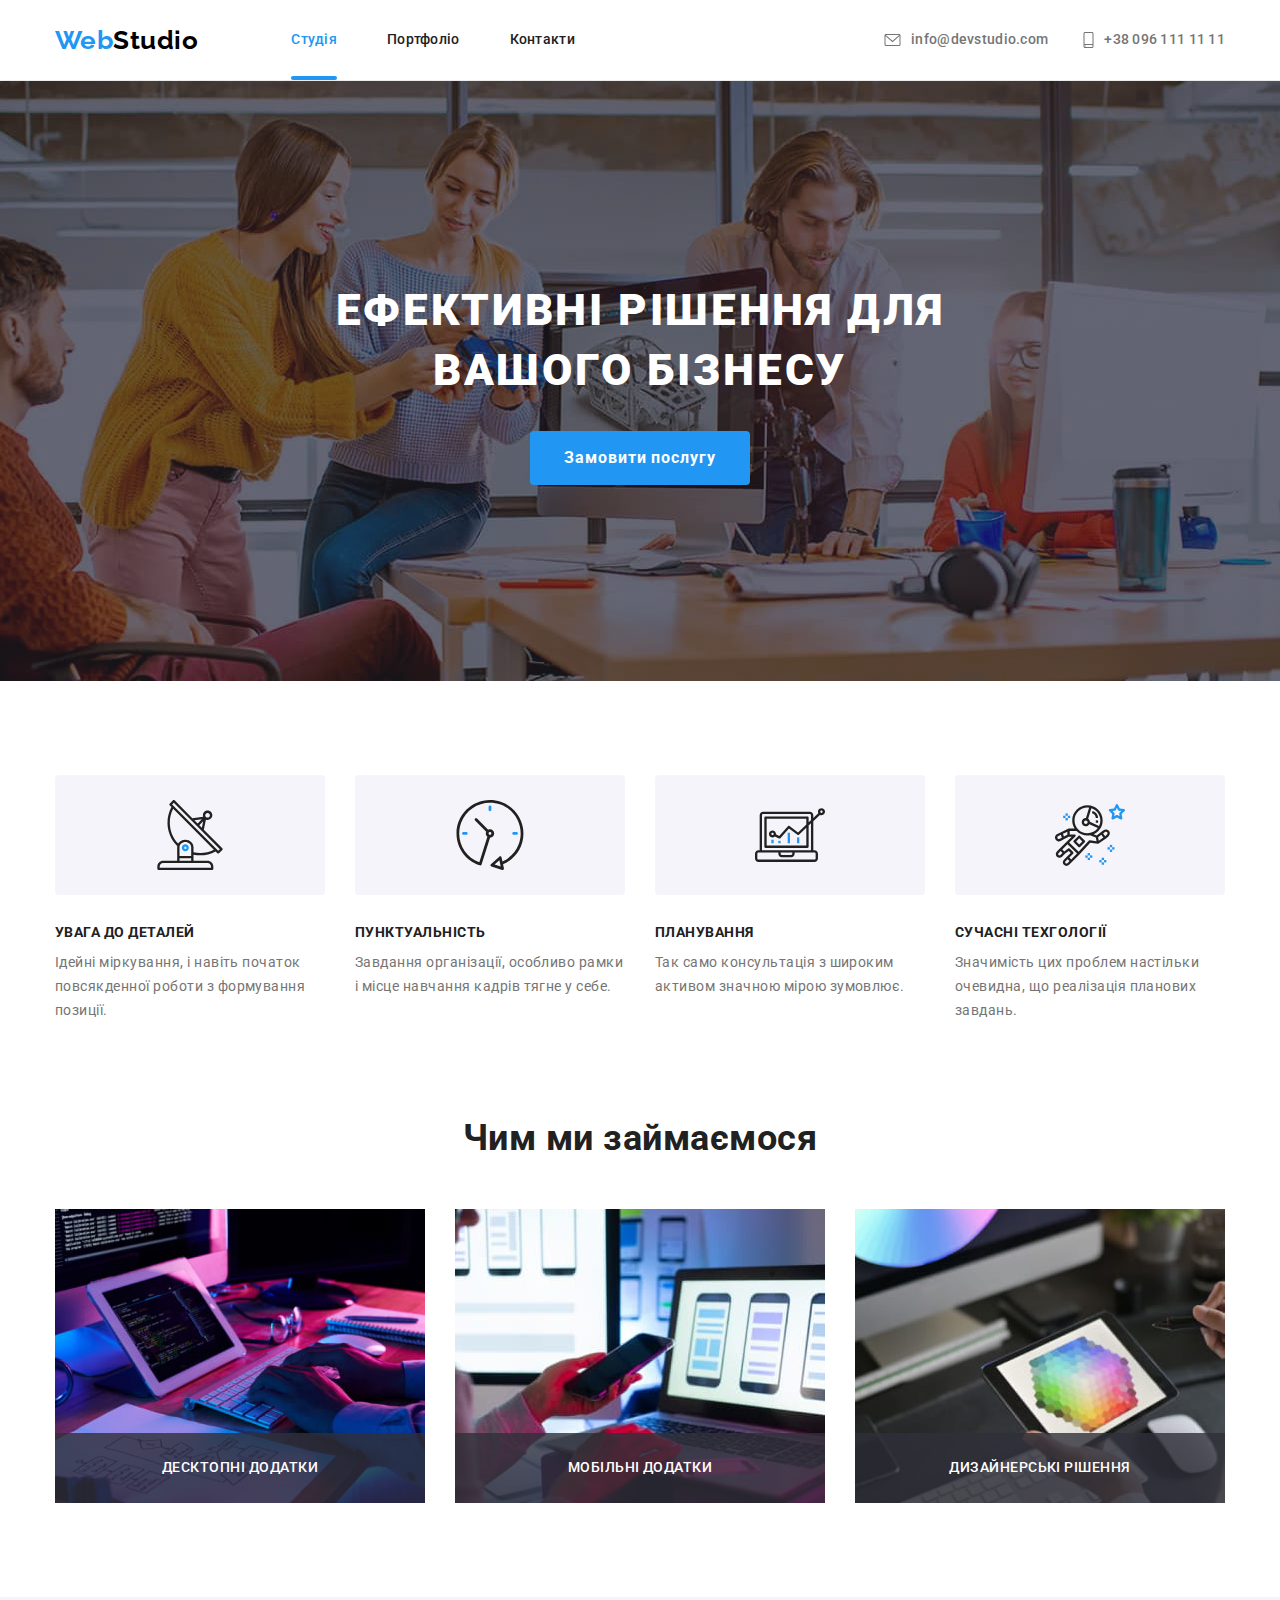
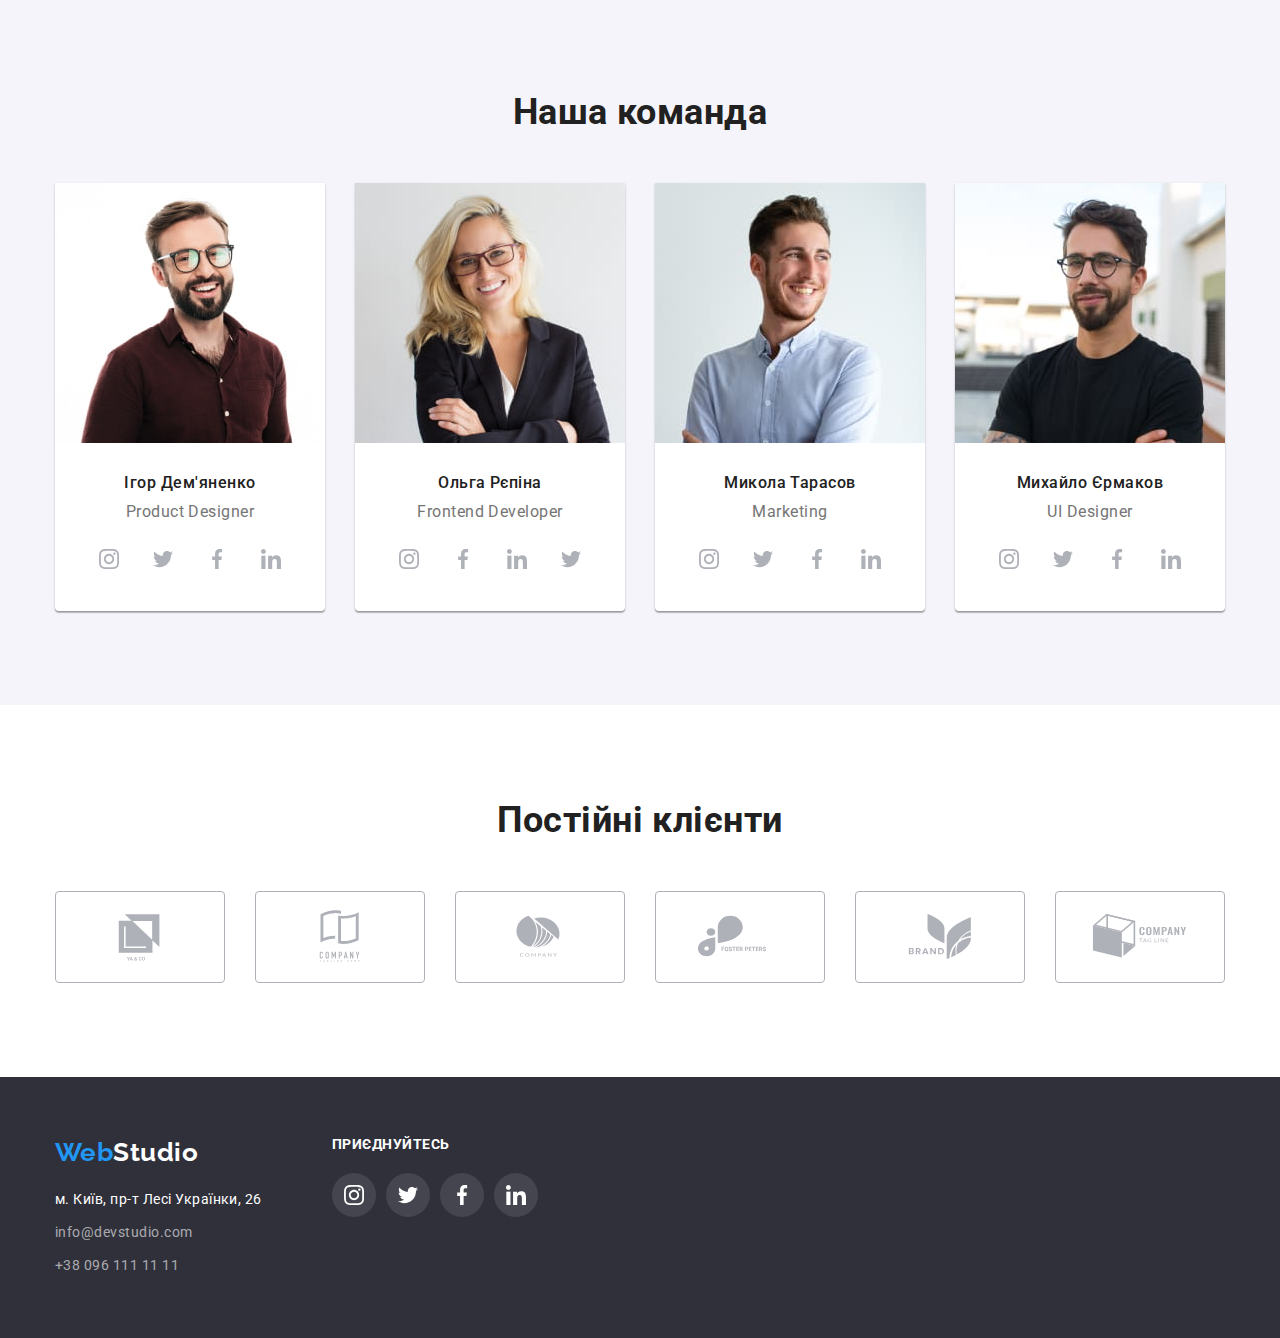
<file: index.html>
<!DOCTYPE html>
<html lang="uk">
  <head>
    <meta charset="UTF-8" />
    <meta http-equiv="X-UA-Compatible" content="IE=edge" />
    <meta name="viewport" content="width=device-width, initial-scale=1.0" />
    <link
      href="https://fonts.googleapis.com/css2?family=Raleway:wght@700&family=Roboto:wght@400;500;700;900&display=swap"
      rel="stylesheet"
    />
    <link rel="stylesheet" href="./css/modern-normalize.css" />
    <link rel="stylesheet" href="./css/styles.css" />
    <title>Студія</title>
  </head>
  <body class="page">
    <!-- Header -->
    <header class="page-header">
      <div class="first container">
        <nav class="nav">
          <a href="./index.html" class="logo link"> <span class="logo-blue">Web</span>Studio </a>
          <ul class="site-nav list">
            <li class="item"><a href="./index.html" class="link current">Студія</a></li>
            <li class="item"><a href="./portfolio.html" class="link">Портфоліо</a></li>
            <li class="item"><a href="" class="link">Контакти</a></li>
          </ul>
        </nav>
        <ul class="site-info list">
          <li class="item">
            <a href="mailto:info@devstudio.com" class="link"
              ><svg class="mail" width="21" height="16">
                <use href="./images/symbol-defs.svg#icon-mail"></use>
              </svg>
              info@devstudio.com</a
            >
          </li>
          <li class="item">
            <a href="tel:+380961111111" class="link"
              ><svg class="tel" width="21" height="16">
                <use href="./images/symbol-defs.svg#icon-tel"></use>
              </svg>
              +38 096 111 11 11</a
            >
          </li>
        </ul>
      </div>
    </header>
    <main>
      <!-- Ефективні рішення для вашого бізнесу -->
      <section class="hero">
        <div class="container">
          <h1 class="hero-text">Ефективні рішення для вашого бізнесу</h1>
          <button type="button" class="button" data-modal-open>Замовити послугу</button>
        </div>
      </section>

      <!-- Особливості -->

      <section class="section no-pudding-buttom">
        <div class="container">
          <h2 class="hidden">Особливості</h2>
          <ul class="features list">
            <li class="item">
              <div class="icon-thumb">
                <svg class="icon" width="70" height="70">
                  <use href="./images/symbol-defs.svg#icon-antenna"></use>
                </svg>
              </div>
              <h3 class="title">Увага до деталей</h3>
              <p class="text">
                Ідейні міркування, і навіть початок повсякденної роботи з формування позиції.
              </p>
            </li>
            <li class="item">
              <div class="icon-thumb">
                <svg class="icon" width="70" height="70">
                  <use href="./images/symbol-defs.svg#icon-clock-1"></use>
                </svg>
              </div>
              <h3 class="title">Пунктуальність</h3>
              <p class="text">
                Завдання організації, особливо рамки і місце навчання кадрів тягне у себе.
              </p>
            </li>
            <li class="item">
              <div class="icon-thumb">
                <svg class="icon" width="70" height="70">
                  <use href="./images/symbol-defs.svg#icon-diagram"></use>
                </svg>
              </div>
              <h3 class="title">Планування</h3>
              <p class="text">Так само консультація з широким активом значною мірою зумовлює.</p>
            </li>
            <li class="item">
              <div class="icon-thumb">
                <svg class="icon" width="70" height="70">
                  <use href="./images/symbol-defs.svg#icon-astronaut-1"></use>
                </svg>
              </div>
              <h3 class="title">Сучасні техгології</h3>
              <p class="text">
                Значимість цих проблем настільки очевидна, що реалізація планових завдань.
              </p>
            </li>
          </ul>
        </div>
      </section>
      <!-- Чим ми займаємося -->
      <section class="section">
        <div class="container">
          <h2 class="section-title">Чим ми займаємося</h2>
          <ul class="area list">
            <li class="item">
              <div class="img-thumb">
                <img src="images/img3.jpg" alt="Десктопні додатки" width="370" />
                <p class="text">Десктопні додатки</p>
              </div>
            </li>
            <li class="item">
              <div class="img-thumb">
                <img src="images/img2.jpg" alt="Мобільні додатки" width="370" />
                <p class="text">Мобільні додатки</p>
              </div>
            </li>
            <li class="item">
              <div class="img-thumb">
                <img src="images/img1.jpg" alt="Дизайнерські рішення" width="370" />
                <p class="text">Дизайнерські рішення</p>
              </div>
            </li>
          </ul>
        </div>
      </section>
      <!--Наша команда -->
      <section class="section-team">
        <div class="container">
          <h2 class="section-title">Наша команда</h2>
          <ul class="team list">
            <li class="item">
              <img src="./images/img_igor.jpg" alt="Ігор Дем'яненко" width="270" />
              <h3 class="name">Ігор Дем'яненко</h3>
              <p class="post">Product Designer</p>
              <ul class="social-networks list">
                <li class="item">
                  <a href="" aria-label="Instagram">
                    <svg class="sn-link">
                      <use href="./images/symbol-defs.svg#icon-instagram"></use>
                    </svg>
                  </a>
                </li>
                <li class="item">
                  <a href="" aria-label="Twitter"
                    ><svg class="sn-link">
                      <use href="./images/symbol-defs.svg#icon-twitter"></use></svg
                  ></a>
                </li>
                <li class="item">
                  <a href="" aria-label="Facebook"
                    ><svg class="sn-link">
                      <use href="./images/symbol-defs.svg#icon-facebook"></use></svg
                  ></a>
                </li>
                <li class="item">
                  <a href="" aria-label="LinkedIn"
                    ><svg class="sn-link">
                      <use href="./images/symbol-defs.svg#icon-linkedin"></use></svg
                  ></a>
                </li>
              </ul>
            </li>
            <li class="item">
              <img src="./images/img_olga.jpg" alt="Ольга Рєпіна" width="270" />
              <h3 class="name">Ольга Рєпіна</h3>
              <p class="post">Frontend Developer</p>
              <ul class="social-networks list">
                <li class="item">
                  <a href="" aria-label="Instagram">
                    <svg class="sn-link">
                      <use href="./images/symbol-defs.svg#icon-instagram"></use>
                    </svg>
                  </a>
                </li>
                <li class="item">
                  <a href="" aria-label="Facebook"
                    ><svg class="sn-link">
                      <use href="./images/symbol-defs.svg#icon-facebook"></use></svg
                  ></a>
                </li>
                <li class="item">
                  <a href="" aria-label="LinkedIn"
                    ><svg class="sn-link">
                      <use href="./images/symbol-defs.svg#icon-linkedin"></use></svg
                  ></a>
                </li>
                <li class="item">
                  <a href="" aria-label="Twitter"
                    ><svg class="sn-link">
                      <use href="./images/symbol-defs.svg#icon-twitter"></use></svg
                  ></a>
                </li>
              </ul>
            </li>
            <li class="item">
              <img src="./images/img_mikola.jpg" alt="Микола Тарасов" width="270" />
              <h3 class="name">Микола Тарасов</h3>
              <p class="post">Marketing</p>
              <ul class="social-networks list">
                <li class="item">
                  <a href="" aria-label="Instagram">
                    <svg class="sn-link">
                      <use href="./images/symbol-defs.svg#icon-instagram"></use>
                    </svg>
                  </a>
                </li>
                <li class="item">
                  <a href="" aria-label="Twitter"
                    ><svg class="sn-link">
                      <use href="./images/symbol-defs.svg#icon-twitter"></use></svg
                  ></a>
                </li>
                <li class="item">
                  <a href="" aria-label="Facebook"
                    ><svg class="sn-link">
                      <use href="./images/symbol-defs.svg#icon-facebook"></use></svg
                  ></a>
                </li>
                <li class="item">
                  <a href="" aria-label="LinkedIn"
                    ><svg class="sn-link">
                      <use href="./images/symbol-defs.svg#icon-linkedin"></use></svg
                  ></a>
                </li>
              </ul>
            </li>
            <li class="item">
              <img src="./images/img_mihaylo.jpg" alt="Михайло Єрмаков" width="270" />
              <h3 class="name">Михайло Єрмаков</h3>
              <p class="post">UI Designer</p>
              <ul class="social-networks list">
                <li class="item">
                  <a href="" aria-label="Instagram">
                    <svg class="sn-link">
                      <use href="./images/symbol-defs.svg#icon-instagram"></use>
                    </svg>
                  </a>
                </li>
                <li class="item">
                  <a href="" aria-label="Twitter"
                    ><svg class="sn-link">
                      <use href="./images/symbol-defs.svg#icon-twitter"></use></svg
                  ></a>
                </li>
                <li class="item">
                  <a href="" aria-label="Facebook"
                    ><svg class="sn-link">
                      <use href="./images/symbol-defs.svg#icon-facebook"></use></svg
                  ></a>
                </li>
                <li class="item">
                  <a href="" aria-label="LinkedIn"
                    ><svg class="sn-link">
                      <use href="./images/symbol-defs.svg#icon-linkedin"></use></svg
                  ></a>
                </li>
              </ul>
            </li>
          </ul>
        </div>
      </section>

      <!-- Clients -->
      <section class="section">
        <div class="container">
          <h2 class="section-title">Постійні клієнти</h2>
          <ul class="clients list">
            <li class="item">
              <a href="" aria-label="client" class="client">
                <svg class="icon" width="106" height="60">
                  <use href="./images/symbol-defs.svg#icon-Client-1"></use>
                </svg>
              </a>
            </li>

            <li class="item">
              <a href="" aria-label="client" class="client">
                <svg class="icon" width="106" height="60">
                  <use href="./images/symbol-defs.svg#icon-Client-2"></use>
                </svg>
              </a>
            </li>

            <li class="item">
              <a href="" aria-label="client" class="client">
                <svg class="icon" width="106" height="60">
                  <use href="./images/symbol-defs.svg#icon-Client-3"></use>
                </svg>
              </a>
            </li>

            <li class="item">
              <a href="" aria-label="client" class="client">
                <svg class="icon" width="106" height="60">
                  <use href="./images/symbol-defs.svg#icon-Client-4"></use>
                </svg>
              </a>
            </li>

            <li class="item">
              <a href="" aria-label="client" class="client">
                <svg class="icon" width="106" height="60">
                  <use href="./images/symbol-defs.svg#icon-Client-5"></use>
                </svg>
              </a>
            </li>

            <li class="item">
              <a href="" aria-label="client" class="client">
                <svg class="icon" width="106" height="60">
                  <use href="./images/symbol-defs.svg#icon-Client-6"></use>
                </svg>
              </a>
            </li>
          </ul>
        </div>
      </section>
    </main>
    <!-- Footer -->
    <footer class="footer">
      <div class="container">
        <div class="column">
          <div class="footer-logo-link">
            <a href="./index.html" class="footer-logo link">
              <span class="logo-blue">Web</span>Studio
            </a>
          </div>
          <address class="address">
            <ul class="address-info list">
              <li class="item">
                <a
                  href="https://goo.gl/maps/CPtrU1FHBa2aNyZL9"
                  target="_blank"
                  rel="noopener noreferrer nofollow"
                  class="link"
                  >м. Київ, пр-т Лесі Українки, 26</a
                >
              </li>
              <li class="item">
                <a href="mailto:info@devstudio.com" class="alfa link">info@devstudio.com</a>
              </li>
              <li class="item">
                <a href="tel:+380961111111" class="alfa link">+38 096 111 11 11</a>
              </li>
            </ul>
          </address>
        </div>
        <div class="column">
          <p class="footer-sn-links-title">Приєднуйтесь</p>
          <ul class="footer-social-networks list">
            <li class="item">
              <a href="" aria-label="Instagram">
                <svg class="sn-link">
                  <use href="./images/symbol-defs.svg#icon-instagram"></use>
                </svg>
              </a>
            </li>
            <li class="item">
              <a href="" aria-label="Twitter"
                ><svg class="sn-link"><use href="./images/symbol-defs.svg#icon-twitter"></use></svg
              ></a>
            </li>
            <li class="item">
              <a href="" aria-label="Facebook"
                ><svg class="sn-link"><use href="./images/symbol-defs.svg#icon-facebook"></use></svg
              ></a>
            </li>
            <li class="item">
              <a href="" aria-label="LinkedIn"
                ><svg class="sn-link"><use href="./images/symbol-defs.svg#icon-linkedin"></use></svg
              ></a>
            </li>
          </ul>
        </div>
      </div>
    </footer>
    <!-- Модальное окно -->

    <div class="backdrop is-hidden" data-modal>
      <div class="modal">
        <button type="button" class="close-button" data-modal-close>
          <svg class="cross" width="11" height="11">
            <use href="./images/symbol-defs.svg#icon-cross"></use>
          </svg>
        </button>
      </div>
    </div>
    <script src="./js/modal.js"></script>
  </body>
</html>
</file>
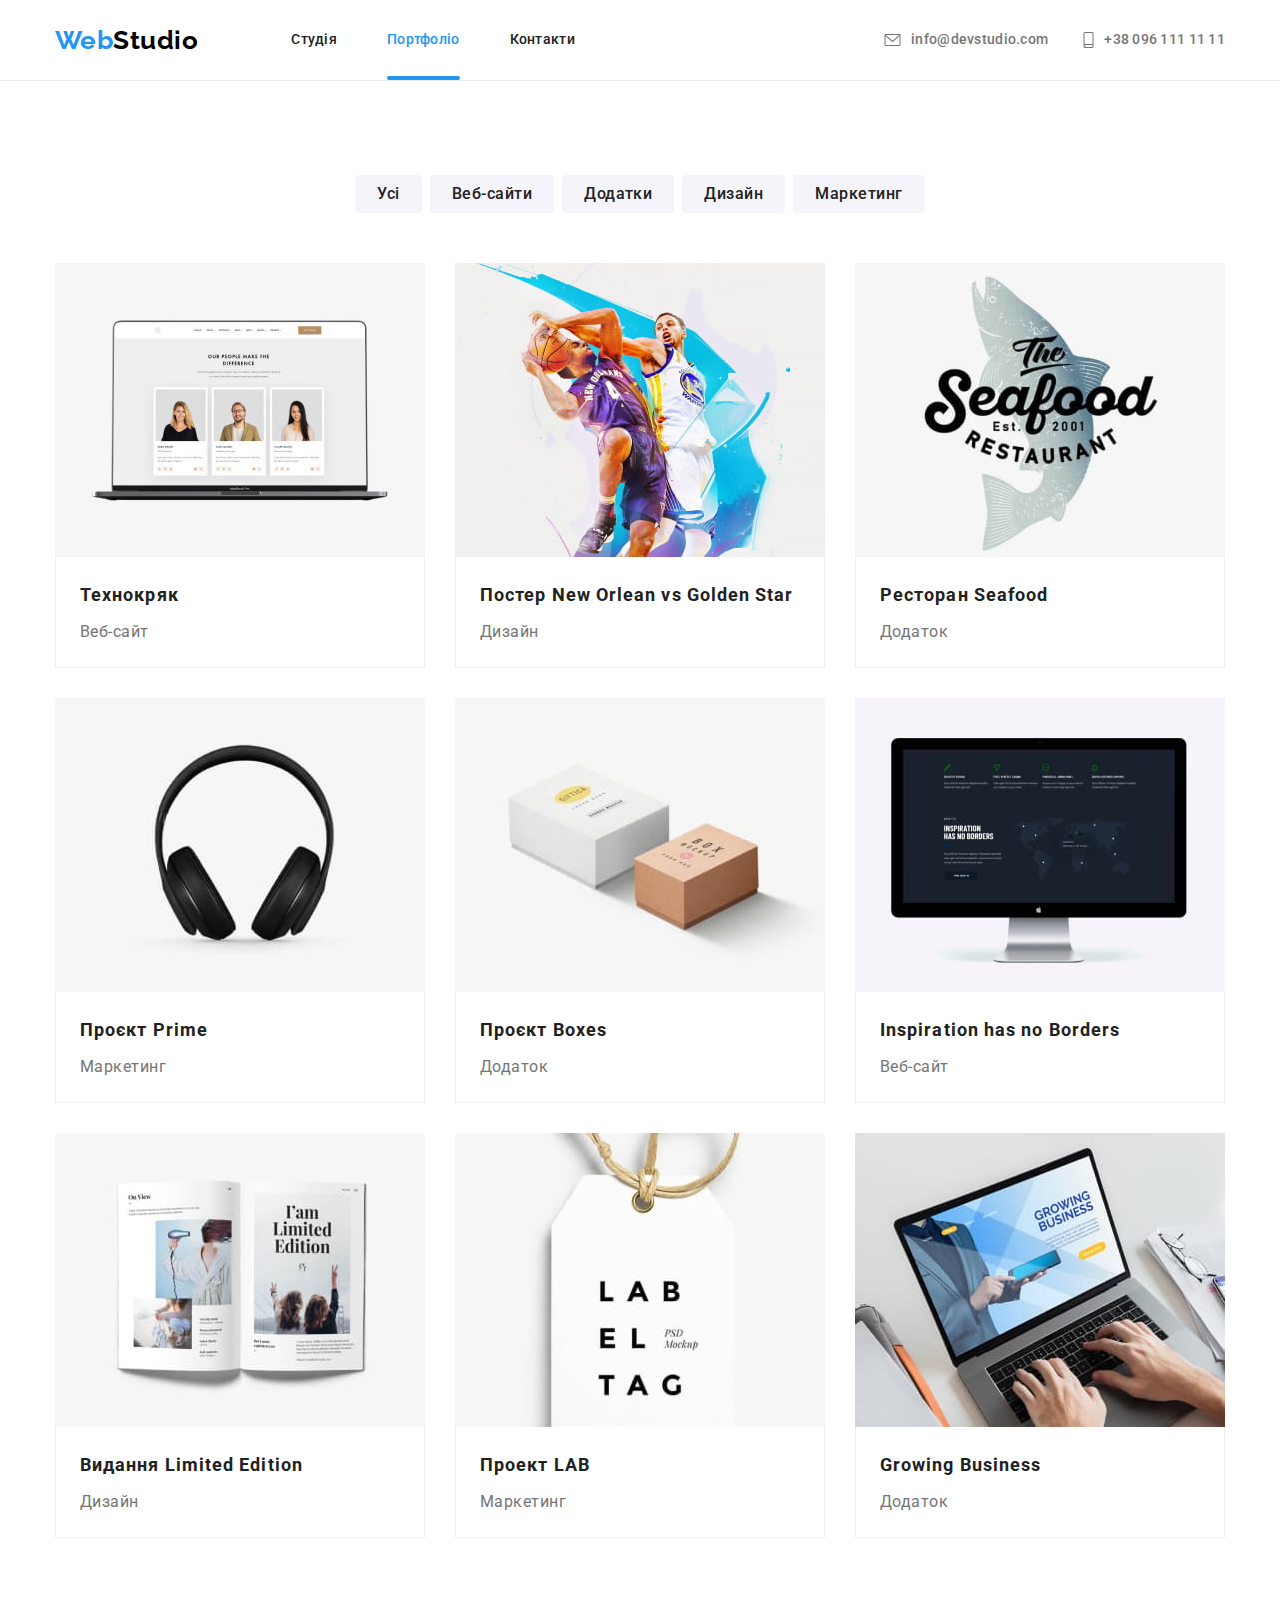
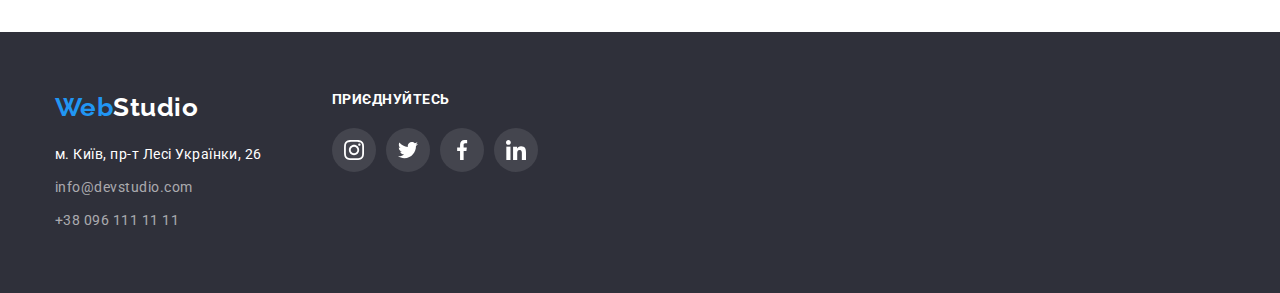
<file: portfolio.html>
<!DOCTYPE html>
<html lang="uk">
  <head>
    <meta charset="UTF-8" />
    <meta http-equiv="X-UA-Compatible" content="IE=edge" />
    <meta name="viewport" content="width=device-width, initial-scale=1.0" />
    <link
      href="https://fonts.googleapis.com/css2?family=Raleway:wght@700&family=Roboto:wght@400;500;700;900&display=swap"
      rel="stylesheet"
    />
    <link rel="stylesheet" href="./css/modern-normalize.css" />
    <link rel="stylesheet" href="./css/styles.css" />
    <title>Портфоліо</title>
  </head>

  <body class="page">
    <!-- Header -->
    <header class="page-header">
      <div class="first container">
        <nav class="nav">
          <a href="./index.html" class="logo link"> <span class="logo-blue">Web</span>Studio </a>
          <ul class="site-nav list">
            <li class="item"><a href="./index.html" class="link">Студія</a></li>
            <li class="item"><a href="./portfolio.html" class="link current">Портфоліо</a></li>
            <li class="item"><a href="" class="link">Контакти</a></li>
          </ul>
        </nav>
        <ul class="site-info list">
          <li class="item">
            <a href="mailto:info@devstudio.com" class="link">
              <svg class="mail" width="21" height="16">
                <use href="./images/symbol-defs.svg#icon-mail"></use>
              </svg>
              info@devstudio.com
            </a>
          </li>
          <li class="item">
            <a href="tel:+380961111111" class="link">
              <svg class="tel" width="21" height="16">
                <use href="./images/symbol-defs.svg#icon-tel"></use>
              </svg>
              +38 096 111 11 11
            </a>
          </li>
        </ul>
      </div>
    </header>

    <main>
      <section class="portfolio">
        <div class="container">
          <h1 class="hidden">Potfolio</h1>
          <ul class="f list">
            <li class="item"><button type="button" class="button filter">Усі</button></li>
            <li class="item"><button type="button" class="button filter">Веб-сайти</button></li>
            <li class="item"><button type="button" class="button filter">Додатки</button></li>
            <li class="item"><button type="button" class="button filter">Дизайн</button></li>
            <li class="item"><button type="button" class="button filter">Маркетинг</button></li>
          </ul>
          <ul class="project list">
            <li class="item">
              <a href="" class="link">
                <div class="thumb">
                  <img
                    src="./images/project1.jpg"
                    alt="Сторінка веб-сайту на сірому макбуці"
                    width="370"
                  />
                  <p class="text">
                    Ресурс пропонує комплексні пропозиції з різним рівнем функціоналу та сервісів.
                    Все це дозволить відвідувачу отримати вичерпні відомості про компанію чи
                    приватну особу.
                  </p>
                </div>
                <div class="border">
                  <h2 class="project-title">Технокряк</h2>
                  <p class="filter-name">Веб-сайт</p>
                </div>
              </a>
            </li>
            <li class="item">
              <a href="" class="link">
                <div class="thumb">
                  <img src="./images/project2.jpg" alt="Два баскетболіста" width="370" />
                  <p class="text">
                    Lorem, ipsum dolor sit amet consectetur adipisicing elit. Harum voluptate nobis
                    corrupti, possimus aliquid incidunt animi blanditiis quia necessitatibus, cum
                    assumenda suscipit id nemo illo laboriosam nostrum a, vel similique!
                  </p>
                </div>
                <div class="border">
                  <h2 class="project-title">Постер New Orlean vs Golden Star</h2>
                  <p class="filter-name">Дизайн</p>
                </div>
              </a>
            </li>
            <li class="item">
              <a href="" class="link">
                <div class="thumb">
                  <img src="./images/project3.jpg" alt="Напис на фоні риби" width="370" />
                  <p class="text">
                    Lorem ipsum dolor sit amet consectetur, adipisicing elit. Error itaque dolorum
                    numquam expedita quaerat, eaque, enim at harum unde praesentium saepe
                    voluptatum!
                  </p>
                </div>
                <div class="border">
                  <h2 class="project-title">Ресторан Seafood</h2>
                  <p class="filter-name">Додаток</p>
                </div>
              </a>
            </li>
            <li class="item">
              <a href="" class="link">
                <div class="thumb">
                  <img src="./images/project4.jpg" alt="Чорні навушники" width="370" />
                  <p class="text">
                    Lorem ipsum dolor sit amet consectetur adipisicing elit. Fuga praesentium vero,
                    eum assumenda perspiciatis quisquam et numquam eius eaque libero dolorem quae!
                  </p>
                </div>
                <div class="border">
                  <h2 class="project-title">Проєкт Prime</h2>
                  <p class="filter-name">Маркетинг</p>
                </div>
              </a>
            </li>
            <li class="item">
              <a href="" class="link">
                <div class="thumb">
                  <img src="./images/project5.jpg" alt="Біла та коричнева коробки" width="370" />
                  <p class="text">
                    Lorem ipsum dolor sit amet consectetur, adipisicing elit. Dolorum unde totam
                    deserunt optio repudiandae assumenda. Dicta earum, beatae pariatur reiciendis
                    tempora voluptates!
                  </p>
                </div>
                <div class="border">
                  <h2 class="project-title">Проєкт Boxes</h2>
                  <p class="filter-name">Додаток</p>
                </div>
              </a>
            </li>
            <li class="item">
              <a href="" class="link">
                <div class="thumb">
                  <img
                    src="./images/project6.jpg"
                    alt="Сторінка веб-сайту на чорному IMac"
                    width="370"
                  />
                  <p class="text">
                    Lorem ipsum dolor, sit amet consectetur adipisicing elit. Animi consectetur,
                    nostrum laborum, magnam excepturi fugit ratione provident, tempora harum modi
                    necessitatibus fugiat.
                  </p>
                </div>
                <div class="border">
                  <h2 class="project-title">Inspiration has no Borders</h2>
                  <p class="filter-name">Веб-сайт</p>
                </div>
              </a>
            </li>
            <li class="item">
              <a href="" class="link">
                <div class="thumb">
                  <img src="./images/project7.jpg" alt="Відкритий журнал" width="370" />
                  <p class="text">
                    Lorem ipsum dolor sit amet, consectetur adipisicing elit. Accusantium neque
                    ipsum eveniet ab odit aperiam esse nobis quo repellat. Aliquid, eveniet
                    reiciendis!
                  </p>
                </div>
                <div class="border">
                  <h2 class="project-title">Видання Limited Edition</h2>
                  <p class="filter-name">Дизайн</p>
                </div>
              </a>
            </li>
            <li class="item">
              <a href="" class="link">
                <div class="thumb">
                  <img src="./images/project8.jpg" alt="Бірка з написом" width="370" />
                  <p class="text">
                    Lorem ipsum dolor sit amet consectetur adipisicing elit. Ipsam nemo amet
                    dignissimos veritatis suscipit, alias labore illum ducimus voluptates iusto
                    cupiditate vitae.
                  </p>
                </div>
                <div class="border">
                  <h2 class="project-title">Проект LAB</h2>
                  <p class="filter-name">Маркетинг</p>
                </div>
              </a>
            </li>
            <li class="item">
              <a href="" class="link">
                <div class="thumb">
                  <img src="./images/project9.jpg" alt="Ноутбук з відкритим додатком" width="370" />
                  <p class="text">
                    Lorem ipsum dolor sit amet consectetur adipisicing elit. Nulla quaerat
                    accusantium quisquam natus voluptas, aliquid, quidem inventore incidunt numquam,
                    atque similique doloremque.
                  </p>
                </div>
                <div class="border">
                  <h2 class="project-title">Growing Business</h2>
                  <p class="filter-name">Додаток</p>
                </div>
              </a>
            </li>
          </ul>
        </div>
      </section>
    </main>

    <!-- Footer -->
    <footer class="footer">
      <div class="container">
        <div class="column">
          <div class="footer-logo-link">
            <a href="./index.html" class="footer-logo link">
              <span class="logo-blue">Web</span>Studio
            </a>
          </div>
          <address class="address">
            <ul class="address-info list">
              <li class="item">
                <a
                  href="https://goo.gl/maps/CPtrU1FHBa2aNyZL9"
                  target="_blank"
                  rel="noopener noreferrer nofollow"
                  class="link"
                  >м. Київ, пр-т Лесі Українки, 26</a
                >
              </li>
              <li class="item">
                <a href="mailto:info@devstudio.com" class="alfa link">info@devstudio.com</a>
              </li>
              <li class="item">
                <a href="tel:+380961111111" class="alfa link">+38 096 111 11 11</a>
              </li>
            </ul>
          </address>
        </div>
        <div class="column">
          <p class="footer-sn-links-title">Приєднуйтесь</p>
          <ul class="footer-social-networks list">
            <li class="item">
              <a href="" aria-label="Instagram">
                <svg class="sn-link">
                  <use href="./images/symbol-defs.svg#icon-instagram"></use>
                </svg>
              </a>
            </li>
            <li class="item">
              <a href="" aria-label="Twitter"
                ><svg class="sn-link"><use href="./images/symbol-defs.svg#icon-twitter"></use></svg
              ></a>
            </li>
            <li class="item">
              <a href="" aria-label="Facebook"
                ><svg class="sn-link"><use href="./images/symbol-defs.svg#icon-facebook"></use></svg
              ></a>
            </li>
            <li class="item">
              <a href="" aria-label="LinkedIn"
                ><svg class="sn-link"><use href="./images/symbol-defs.svg#icon-linkedin"></use></svg
              ></a>
            </li>
          </ul>
        </div>
      </div>
    </footer>
  </body>
</html>
</file>
<file: css/styles.css>
/* Белый фон - #F5F5F5 */
/* Темный фон - #2F303A */
/* Серый фон - #F5F4FA */

/* Вторичный текст  - #212121 */
/* Основной текст - #757575 */
/* Белый - #FFFFFF */
/* Акцент - #2196F3 */
/* Футер вторичный - rgba(255, 255, 255, 0.6) */
:root {
  --primary-text-color: #757575;
  --title-text-color: #212121;
  --white-text-color: #ffffff;
  --accent-text-color: #2196f3;
  --footer-text-color: rgba(255, 255, 255, 0.6);
  --bg-white-color: #ffffff;
  --bg-darc-color: #2f303a;
  --bg-grey-color: #f5f4fa;
  --client-color: #afb1b8;
}
h1,
h2,
h3,
h4,
h5,
h6,
ul,
p {
  margin: 0;
  padding: 0;
}
body {
  background-color: var(--bg-white-color);
  color: var(--primary-text-color);

  font-family: 'Roboto', sans-serif;
  letter-spacing: 0.03em;
}
.list {
  list-style: none;
  padding: 0;
  margin: 0;
}

/* LOGO */
.logo {
  margin-right: 93px;
}
.logo-blue {
  color: var(--accent-text-color);
}
.footer-logo-link {
  margin-bottom: 20px;
}
.logo,
.footer-logo {
  color: #000000;

  font-family: Raleway, sans-serif;
  font-weight: 700;
  font-size: 26px;
  line-height: 1.19;
}
.footer-logo {
  color: #ffffff;
}

/* Site nav */
.first {
  display: flex;
}
.page-header {
  border-bottom: solid 1px;
  border-color: #ececec;
}
.nav {
  display: flex;
  align-items: center;
  justify-content: space-between;
}

.site-nav .item + .item {
  margin-left: 50px;
}

.site-nav {
  display: flex;
}

.site-nav .link {
  display: block;
  padding: 32px 0;

  color: var(--title-text-color);

  font-weight: 500;
  font-size: 14px;
  line-height: 1.14;
  letter-spacing: 0.02em;

  transition: color 250ms cubic-bezier(0.4, 0, 0.2, 1);
}
.site-nav .link.current {
  color: var(--accent-text-color);
  position: relative;
}

.current::after {
  display: block;
  content: '';

  height: 4px;
  width: 100%;

  background-color: var(--accent-text-color);
  border-radius: 2px;

  position: absolute;
  left: 0;
  bottom: 0;
}

.site-nav .link:hover,
.site-nav .link:focus {
  color: var(--accent-text-color);
}

.site-info {
  display: flex;
  margin-left: auto;
}

.site-info .link {
  display: flex;
  align-items: flex-start;
  padding: 32px 0;
  color: var(--primary-text-color);
  transition: color 250ms cubic-bezier(0.4, 0, 0.2, 1);

  font-weight: 500;
  font-size: 14px;
  line-height: 1.14;
  letter-spacing: 0.02em;
}

.site-info .item + .item {
  margin-left: 30px;
}
.mail {
  fill: currentColor;
  margin-right: 8px;
}

.tel {
  fill: currentColor;
  margin-right: 5px;
}

.site-info > .item {
  display: flex;
  align-items: center;
  padding: 32px, 0;
}

.site-info a:hover,
.site-info a:focus {
  color: var(--accent-text-color);
}
.link {
  text-decoration: none;
}
/* HERO */
.hero {
  background-color: var(--bg-darc-color);
  text-align: center;
  padding-top: 200px;
  padding-bottom: 200px;
  max-width: 1600px;

  height: 600px;
  margin-left: auto;
  margin-right: auto;
  background-image: linear-gradient(to left, rgba(47, 48, 58, 0.4), rgba(47, 48, 58, 0.4)),
    url(../images/hero.jpg);
  background-repeat: no-repeat;
  background-position: center;
}

.hero-text {
  width: 696px;

  margin-bottom: 30px;

  color: var(--white-text-color);
  text-align: center;
  font-family: 'Roboto';
  font-style: normal;
  font-weight: 900;
  font-size: 44px;
  line-height: 1.36;

  margin: 0px auto 30px;
  letter-spacing: 0.06em;
  text-transform: uppercase;
}

/* MODAL */

.backdrop {
  position: fixed;
  top: 0;
  left: 0;
  width: 100%;
  height: 100%;
  background-color: rgba(0, 0, 0, 0.2);
  z-index: 1;
  opacity: 1;

  transition: opacity 250ms cubic-bezier(0.4, 0, 0.2, 1);
}

.backdrop.is-hidden {
  opacity: 0;
  pointer-events: none;
}

.modal {
  position: absolute;
  display: flex;
  justify-content: end;

  width: 528px;
  height: 581px;

  top: 50%;
  left: 50%;
  transform: translate(-50%, -50%);
  background-color: var(--bg-white-color);

  box-shadow: 0px 1px 3px rgba(0, 0, 0, 0.12), 0px 1px 1px rgba(0, 0, 0, 0.14),
    0px 2px 1px rgba(0, 0, 0, 0.2);
  border-radius: 4px;

  padding: 8px;
}

.close-button {
  display: flex;
  justify-content: center;
  align-items: center;

  cursor: pointer;

  height: 30px;
  width: 30px;

  background-color: var(--bg-white-color);

  border: 1px solid rgba(0, 0, 0, 0.1);

  border-radius: 50%;
}

.cross {
  fill: #000000;
}

/* Sections */
.section {
  padding-top: 94px;
  padding-bottom: 94px;
  margin: 0;
}
.section-title {
  color: var(--title-text-color);

  font-weight: 700;
  font-size: 36px;
  line-height: 1.17;
  text-align: center;
  margin: 0 0 50px;
}

.features.list {
  display: flex;
}

.features .icon-thumb {
  width: 270px;
  height: 120px;

  display: flex;
  justify-content: center;
  align-items: center;

  background-color: var(--bg-grey-color);
  border-radius: 4px;
  margin-bottom: 30px;
}

.no-pudding-buttom {
  padding-bottom: 0;
}

.features.list .item:not(:last-child) {
  margin-right: 30px;
}

.features .title {
  margin-top: 0;
  margin-bottom: 10px;

  color: var(--title-text-color);

  font-weight: 700;
  font-size: 14px;
  line-height: 1.14;
  text-transform: uppercase;
}
.area {
  display: flex;
}

.area .item:not(:last-child) {
  margin-right: 30px;
}

.area .img-thumb {
  position: relative;
}
.area .text {
  display: flex;
  align-items: center;
  justify-content: center;
  position: absolute;
  bottom: 0;

  height: 70px;
  width: 100%;

  background: rgba(47, 48, 58, 0.8);
  color: var(--bg-white-color);

  font-weight: 500;
  font-size: 14px;
  line-height: 1.14;
  text-transform: uppercase;
}

/* TEAM */
.team {
  display: flex;
}

.team > .item {
  width: 270px;

  border: 0px solid transparent;
  box-shadow: 0px 1px 3px rgba(0, 0, 0, 0.12), 0px 1px 1px rgba(0, 0, 0, 0.14),
    0px 2px 1px rgba(0, 0, 0, 0.2);
  border-radius: 0px 0px 4px 4px;

  background-color: var(--bg-white-color);
}

.team > .item:not(:first-child) {
  margin-left: 30px;
}

.section-team {
  padding: 94px 0 94px;
  background-color: var(--bg-grey-color);
}
.name {
  margin: 0 0 10px;
  padding-top: 30px;

  color: var(--title-text-color);
  font-weight: 500;
  font-size: 16px;
  line-height: 1.19;
  text-align: center;
}
.post {
  font-size: 16px;
  line-height: 1.19;

  margin: 0;
  margin-bottom: 16px;

  text-align: center;
}

.social-networks {
  justify-content: space-between;
  display: flex;
  padding-bottom: 30px;
  padding-left: 32px;
  padding-right: 32px;
}

.social-networks a:hover,
.social-networks a:focus {
  background-color: var(--accent-text-color);
}

.social-networks a:hover .sn-link,
.social-networks a:focus .sn-link {
  fill: var(--bg-white-color);
}

.sn-link {
  fill: #afb1b8;

  width: 20px;
  height: 20px;

  transition: fill 250ms cubic-bezier(0.4, 0, 0.2, 1);
}

.social-networks .item a {
  display: flex;

  justify-content: center;
  align-items: center;
  border-radius: 50%;

  border: 0;
  margin: 0;
  width: 44px;
  height: 44px;

  transition: background-color 250ms cubic-bezier(0.4, 0, 0.2, 1);
}

/* CLIENTS */
.client,
.clients {
  color: var(--client-color);
  display: block;

  transition: color 250ms cubic-bezier(0.4, 0, 0.2, 1);
}

.clients .item + .item {
  margin-left: 30px;
}
.clients a:hover,
.clients a:focus {
  color: var(--accent-text-color);
}

.clients {
  display: flex;
}

.clients .item a {
  display: flex;

  align-items: center;
  width: 170px;
  height: 92px;
  border: 1px solid currentColor;
  border-radius: 4px;

  justify-content: center;
}

.clients .item .icon {
  fill: currentColor;
}

.no-pudding-buttom {
  padding-bottom: 0;
}

/* PORTFOLIO */
.portfolio {
  padding-top: 94px;
  padding-bottom: 94px;
}
.project {
  display: flex;
  flex-wrap: wrap;
  gap: 30px;
}

.project .item .link {
  display: block;

  transition: box-shadow 250ms cubic-bezier(0.4, 0, 0.2, 1);
}
.project .item .link:hover,
.project .item .link:focus {
  box-shadow: 0px 4px 4px rgba(0, 0, 0, 0.25);
}

.project .thumb {
  position: relative;
  overflow: hidden;
}

.project .item .link:hover .text {
  transform: translateY(0);
}

.project .text {
  position: absolute;

  display: flex;

  align-items: center;
  padding: 0 24px;

  width: 100%;
  height: 100%;
  bottom: 0;

  background: rgba(33, 150, 243, 0.9);
  font-weight: 400;
  font-size: 18px;
  line-height: 1.5;
  color: var(--bg-white-color);

  transform: translateY(101%);

  transition: transform 250ms cubic-bezier(0.4, 0, 0.2, 1);
}

.border {
  padding: 20px 24px;
  border-left: 1px solid #eeeeee;
  border-bottom: 1px solid #eeeeee;
  border-right: 1px solid #eeeeee;
  box-sizing: border-box;
}
.project-title {
  color: var(--title-text-color);
  font-weight: 700;
  font-size: 18px;
  line-height: 2;
  letter-spacing: 0.06em;
  margin-bottom: 4px;
}
.filter-name {
  color: var(--primary-text-color);
  font-weight: 400;
  font-size: 16px;
  line-height: 1.88;
}
/* Button */
.button {
  display: inline-block;
  color: var(--white-text-color);
  background-color: var(--accent-text-color);
  cursor: pointer;
  padding: 10px 32px;

  border-radius: 4px;
  border-color: transparent;

  font-weight: 700;
  font-size: 16px;
  line-height: 1.88;
  letter-spacing: 0.06em;
}
/* FILTER */

.f {
  display: flex;
  justify-content: center;
}

.f .item:not(:last-child) {
  margin-right: 8px;
}

.f.list {
  margin-bottom: 50px;
}
.filter {
  color: var(--title-text-color);
  background-color: var(--bg-grey-color);
  font-weight: 500;
  padding: 6px 22px;
  line-height: 1.62;
  letter-spacing: 0.03em;
  font-family: inherit;
  border: transparent;

  transition: box-shadow 250ms cubic-bezier(0.4, 0, 0.2, 1),
    background-color 250ms cubic-bezier(0.4, 0, 0.2, 1), color 250ms cubic-bezier(0.4, 0, 0.2, 1);
}
.filter:hover,
.filter:focus {
  color: var(--white-text-color);
  background-color: var(--accent-text-color);
  box-shadow: 0px 4px 4px rgba(0, 0, 0, 0.15);
}
/* Footer */
.footer {
  background-color: var(--bg-darc-color);
  padding: 60px 0;
}

.address .link,
.adress-link {
  color: var(--white-text-color);
  font-style: normal;

  font-weight: 400;
  font-size: 14px;
  line-height: 1.71;

  transition: color 250ms cubic-bezier(0.4, 0, 0.2, 1);
}

.address-info .item:not(:last-child) {
  margin-bottom: 9px;
}
.footer-sn-links-title {
  font-weight: 700;
  font-size: 14px;
  line-height: 1.14;

  text-transform: uppercase;

  color: var(--bg-white-color);

  margin-bottom: 20px;
}

.footer-social-networks {
  display: flex;
}

.footer-social-networks .item a {
  width: 44px;
  height: 44px;

  display: flex;
  justify-content: center;
  align-items: center;
  background-color: rgba(255, 255, 255, 0.1);
  border-radius: 50%;
  transition: background-color 250ms cubic-bezier(0.4, 0, 0.2, 1);
}

.footer-social-networks a:hover,
.footer-social-networks a:focus {
  background-color: var(--accent-text-color);
}

.footer-social-networks .item + .item {
  margin-left: 10px;
}
.footer-social-networks .sn-link {
  fill: var(--bg-white-color);
  display: block;
  width: 20px;
  height: 20px;
}

.footer .container {
  display: flex;
}
.column + .column {
  margin-left: 70px;
}
.text,
.adress {
  font-size: 14px;
  line-height: 1.71;
  margin: 0;
}

.link.alfa {
  color: var(--footer-text-color);
}

.address .link:hover,
.address .link:focus {
  color: var(--accent-text-color);
}
.container {
  width: 1200px;
  padding: 0 15px;
  margin: 0 auto;
}

.hidden {
  content-visibility: hidden;
  margin: 0;
}
img {
  display: block;
  min-width: 100%;
  height: auto;
}
</file>
